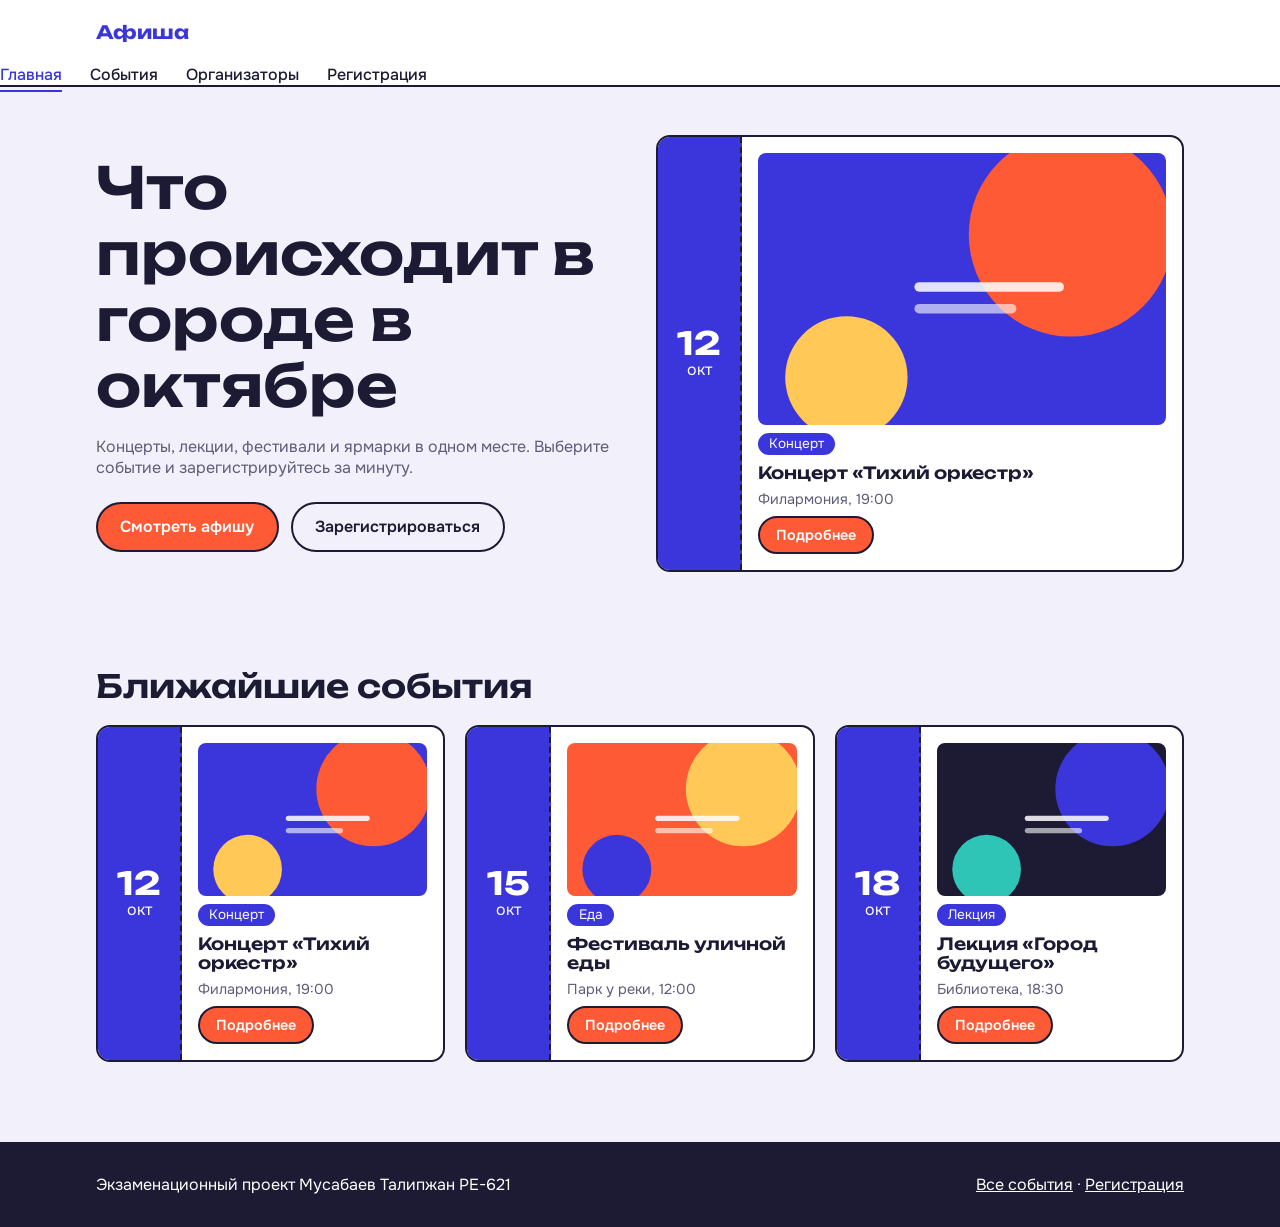
<file: index.html>
<!DOCTYPE html>
<html lang="ru">
<head>
<meta charset="UTF-8">
<meta name="viewport" content="width=device-width, initial-scale=1">
<title>Главная — Городская афиша</title>
<link rel="preconnect" href="https://fonts.googleapis.com">
<link href="https://fonts.googleapis.com/css2?family=Onest:wght@400;500;600&family=Unbounded:wght@500;700&display=swap&subset=cyrillic" rel="stylesheet">
<link rel="stylesheet" href="css/style.css">
</head>
<body>
<header class="header">
  <input type="checkbox" id="nav-toggle" class="nav-toggle" aria-label="Открыть меню">
  <div class="container header__row">
    <a class="logo" href="index.html">Афиша</a>
    <label for="nav-toggle" class="burger">Меню</label>
  </div>
  <nav class="nav" aria-label="Основная навигация"><ul class="nav__list"><li><a class="nav__link is-active" href="index.html">Главная</a></li><li><a class="nav__link" href="pages/events.html">События</a></li><li><a class="nav__link" href="pages/organizers.html">Организаторы</a></li><li><a class="nav__link" href="pages/register.html">Регистрация</a></li></ul></nav>
</header>
<main>
<section class="hero"><div class="container hero__grid">
  <div class="hero__text">
    <h1>Что происходит в городе в октябре</h1>
    <p>Концерты, лекции, фестивали и ярмарки в одном месте. Выберите событие и зарегистрируйтесь за минуту.</p>
    <div class="hero__actions"><a class="btn" href="pages/events.html">Смотреть афишу</a><a class="btn btn--ghost" href="pages/register.html">Зарегистрироваться</a></div>
  </div>
  <article class="ticket">
  <div class="ticket__date"><span class="ticket__day">12</span><span>окт</span></div>
  <div class="ticket__body">
    <img src="images/poster1.svg" alt="Афиша: Концерт «Тихий оркестр»" width="600" height="400">
    <span class="tag">Концерт</span>
    <h3>Концерт «Тихий оркестр»</h3>
    <p class="ticket__meta">Филармония, 19:00</p>
    <a class="btn" href="pages/event.html">Подробнее</a>
  </div>
</article>
</div></section>
<section class="section"><div class="container">
  <h2>Ближайшие события</h2>
  <div class="grid grid--cards"><article class="ticket">
  <div class="ticket__date"><span class="ticket__day">12</span><span>окт</span></div>
  <div class="ticket__body">
    <img src="images/poster1.svg" alt="Афиша: Концерт «Тихий оркестр»" width="600" height="400">
    <span class="tag">Концерт</span>
    <h3>Концерт «Тихий оркестр»</h3>
    <p class="ticket__meta">Филармония, 19:00</p>
    <a class="btn" href="pages/event.html">Подробнее</a>
  </div>
</article>
<article class="ticket">
  <div class="ticket__date"><span class="ticket__day">15</span><span>окт</span></div>
  <div class="ticket__body">
    <img src="images/poster3.svg" alt="Афиша: Фестиваль уличной еды" width="600" height="400">
    <span class="tag">Еда</span>
    <h3>Фестиваль уличной еды</h3>
    <p class="ticket__meta">Парк у реки, 12:00</p>
    <a class="btn" href="pages/event.html">Подробнее</a>
  </div>
</article>
<article class="ticket">
  <div class="ticket__date"><span class="ticket__day">18</span><span>окт</span></div>
  <div class="ticket__body">
    <img src="images/poster2.svg" alt="Афиша: Лекция «Город будущего»" width="600" height="400">
    <span class="tag">Лекция</span>
    <h3>Лекция «Город будущего»</h3>
    <p class="ticket__meta">Библиотека, 18:30</p>
    <a class="btn" href="pages/event.html">Подробнее</a>
  </div>
</article></div>
</div></section>
</main>
<footer class="footer">
  <div class="container footer__row">
    <p>Экзаменационный проект Мусабаев Талипжан PE-621</p>
    <p><a href="pages/events.html">Все события</a> · <a href="pages/register.html">Регистрация</a></p>
  </div>
</footer>
</body>
</html>
</file>
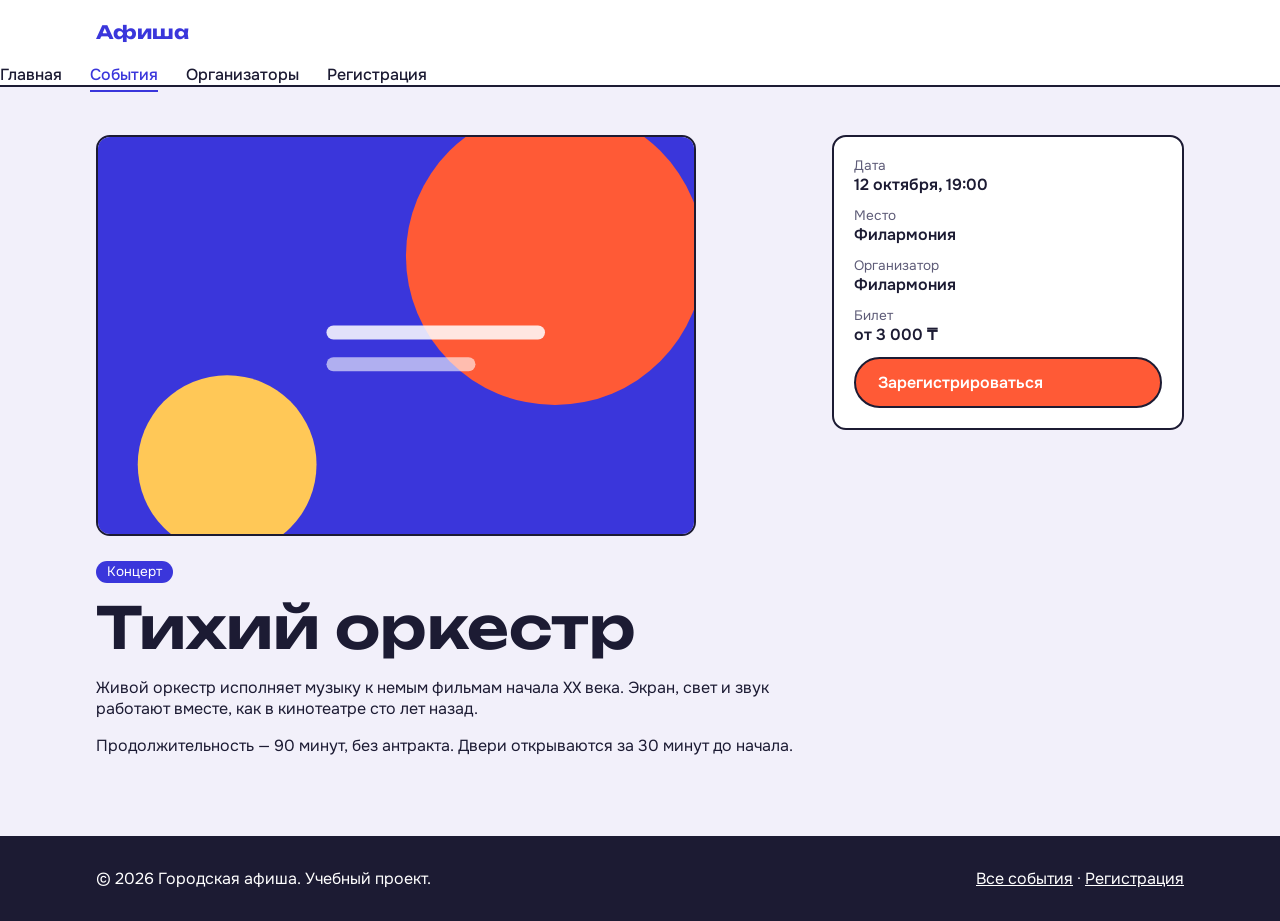
<file: pages/event.html>
<!DOCTYPE html>
<html lang="ru">
<head>
<meta charset="UTF-8">
<meta name="viewport" content="width=device-width, initial-scale=1">
<title>Концерт «Тихий оркестр» — Городская афиша</title>
<link rel="preconnect" href="https://fonts.googleapis.com">
<link href="https://fonts.googleapis.com/css2?family=Onest:wght@400;500;600&family=Unbounded:wght@500;700&display=swap&subset=cyrillic" rel="stylesheet">
<link rel="stylesheet" href="../css/style.css">
</head>
<body>
<header class="header">
  <input type="checkbox" id="nav-toggle" class="nav-toggle" aria-label="Открыть меню">
  <div class="container header__row">
    <a class="logo" href="../index.html">Афиша</a>
    <label for="nav-toggle" class="burger">Меню</label>
  </div>
  <nav class="nav" aria-label="Основная навигация"><ul class="nav__list"><li><a class="nav__link" href="../index.html">Главная</a></li><li><a class="nav__link is-active" href="../pages/events.html">События</a></li><li><a class="nav__link" href="../pages/organizers.html">Организаторы</a></li><li><a class="nav__link" href="../pages/register.html">Регистрация</a></li></ul></nav>
</header>
<main>
<section class="section"><div class="container event">
  <article class="event__main">
    <img src="../images/poster1.svg" alt="Афиша концерта «Тихий оркестр»" width="600" height="400">
    <span class="tag">Концерт</span>
    <h1 style="margin:.75rem 0 1rem">Тихий оркестр</h1>
    <p>Живой оркестр исполняет музыку к немым фильмам начала XX века. Экран, свет и звук работают вместе, как в кинотеатре сто лет назад.</p>
    <p>Продолжительность — 90 минут, без антракта. Двери открываются за 30 минут до начала.</p>
  </article>
  <aside class="info" aria-label="Информация о событии">
    <dl><dt>Дата</dt><dd>12 октября, 19:00</dd></dl>
    <dl><dt>Место</dt><dd>Филармония</dd></dl>
    <dl><dt>Организатор</dt><dd>Филармония</dd></dl>
    <dl><dt>Билет</dt><dd>от 3 000 ₸</dd></dl>
    <a class="btn" href="register.html">Зарегистрироваться</a>
  </aside>
</div></section>
</main>
<footer class="footer">
  <div class="container footer__row">
    <p>© 2026 Городская афиша. Учебный проект.</p>
    <p><a href="../pages/events.html">Все события</a> · <a href="../pages/register.html">Регистрация</a></p>
  </div>
</footer>
</body>
</html>
</file>
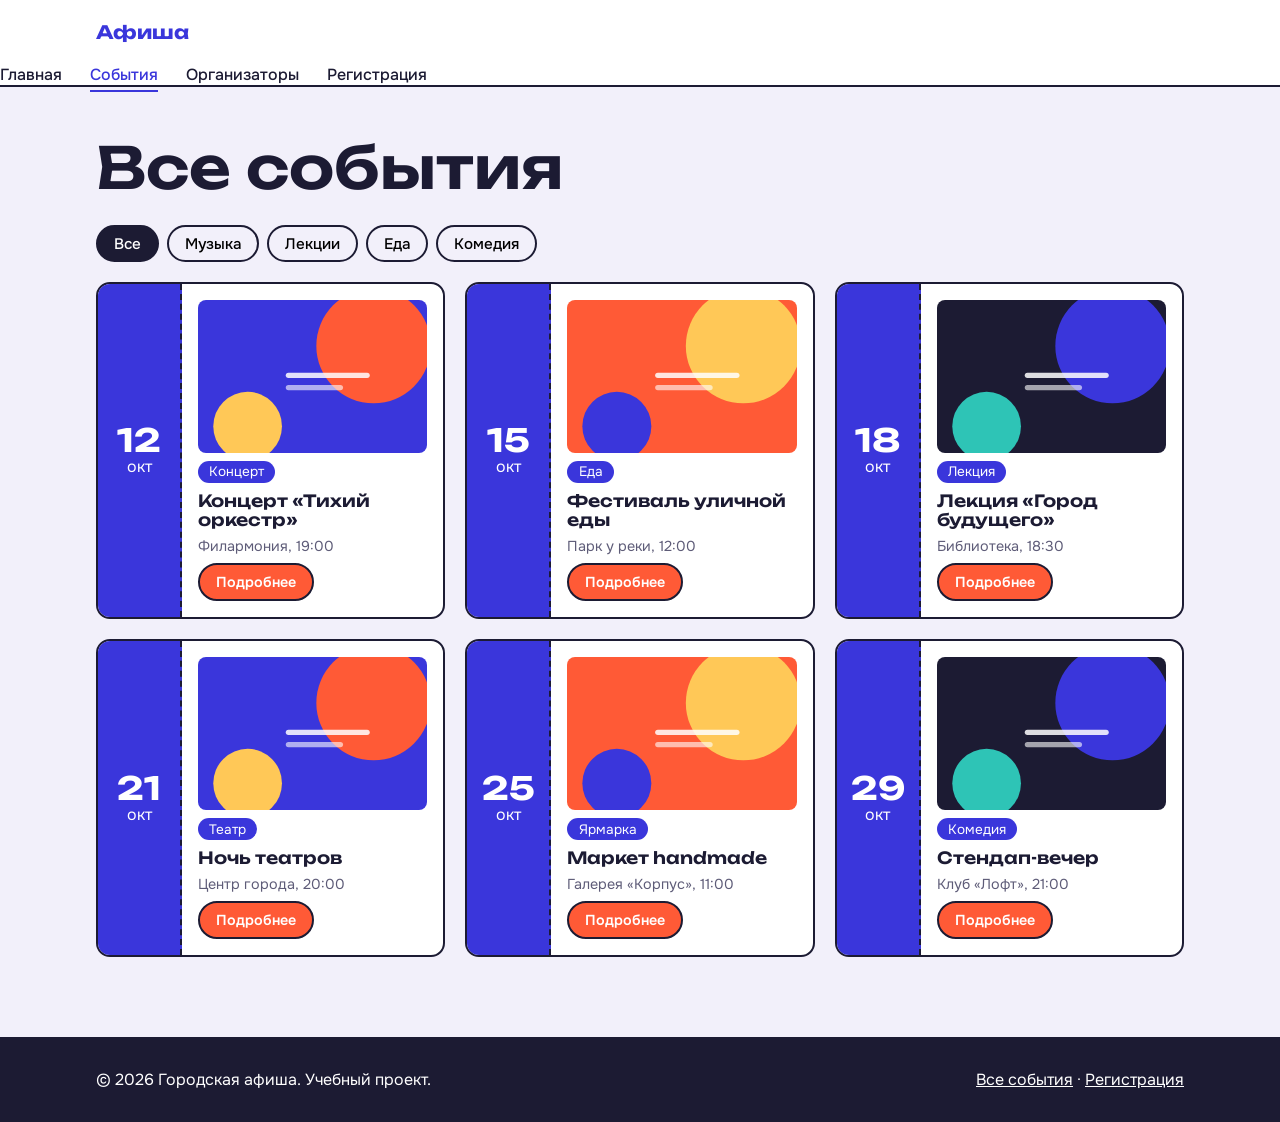
<file: pages/events.html>
<!DOCTYPE html>
<html lang="ru">
<head>
<meta charset="UTF-8">
<meta name="viewport" content="width=device-width, initial-scale=1">
<title>События — Городская афиша</title>
<link rel="preconnect" href="https://fonts.googleapis.com">
<link href="https://fonts.googleapis.com/css2?family=Onest:wght@400;500;600&family=Unbounded:wght@500;700&display=swap&subset=cyrillic" rel="stylesheet">
<link rel="stylesheet" href="../css/style.css">
</head>
<body>
<header class="header">
  <input type="checkbox" id="nav-toggle" class="nav-toggle" aria-label="Открыть меню">
  <div class="container header__row">
    <a class="logo" href="../index.html">Афиша</a>
    <label for="nav-toggle" class="burger">Меню</label>
  </div>
  <nav class="nav" aria-label="Основная навигация"><ul class="nav__list"><li><a class="nav__link" href="../index.html">Главная</a></li><li><a class="nav__link is-active" href="../pages/events.html">События</a></li><li><a class="nav__link" href="../pages/organizers.html">Организаторы</a></li><li><a class="nav__link" href="../pages/register.html">Регистрация</a></li></ul></nav>
</header>
<main>
<section class="section"><div class="container">
  <h1>Все события</h1>
  <div class="filters" role="group" aria-label="Категории" style="margin-top:1.5rem">
    <button class="chip is-active" type="button">Все</button><button class="chip" type="button">Музыка</button>
    <button class="chip" type="button">Лекции</button><button class="chip" type="button">Еда</button><button class="chip" type="button">Комедия</button>
  </div>
  <div class="grid grid--cards"><article class="ticket">
  <div class="ticket__date"><span class="ticket__day">12</span><span>окт</span></div>
  <div class="ticket__body">
    <img src="../images/poster1.svg" alt="Афиша: Концерт «Тихий оркестр»" width="600" height="400">
    <span class="tag">Концерт</span>
    <h3>Концерт «Тихий оркестр»</h3>
    <p class="ticket__meta">Филармония, 19:00</p>
    <a class="btn" href="../pages/event.html">Подробнее</a>
  </div>
</article>
<article class="ticket">
  <div class="ticket__date"><span class="ticket__day">15</span><span>окт</span></div>
  <div class="ticket__body">
    <img src="../images/poster3.svg" alt="Афиша: Фестиваль уличной еды" width="600" height="400">
    <span class="tag">Еда</span>
    <h3>Фестиваль уличной еды</h3>
    <p class="ticket__meta">Парк у реки, 12:00</p>
    <a class="btn" href="../pages/event.html">Подробнее</a>
  </div>
</article>
<article class="ticket">
  <div class="ticket__date"><span class="ticket__day">18</span><span>окт</span></div>
  <div class="ticket__body">
    <img src="../images/poster2.svg" alt="Афиша: Лекция «Город будущего»" width="600" height="400">
    <span class="tag">Лекция</span>
    <h3>Лекция «Город будущего»</h3>
    <p class="ticket__meta">Библиотека, 18:30</p>
    <a class="btn" href="../pages/event.html">Подробнее</a>
  </div>
</article>
<article class="ticket">
  <div class="ticket__date"><span class="ticket__day">21</span><span>окт</span></div>
  <div class="ticket__body">
    <img src="../images/poster1.svg" alt="Афиша: Ночь театров" width="600" height="400">
    <span class="tag">Театр</span>
    <h3>Ночь театров</h3>
    <p class="ticket__meta">Центр города, 20:00</p>
    <a class="btn" href="../pages/event.html">Подробнее</a>
  </div>
</article>
<article class="ticket">
  <div class="ticket__date"><span class="ticket__day">25</span><span>окт</span></div>
  <div class="ticket__body">
    <img src="../images/poster3.svg" alt="Афиша: Маркет handmade" width="600" height="400">
    <span class="tag">Ярмарка</span>
    <h3>Маркет handmade</h3>
    <p class="ticket__meta">Галерея «Корпус», 11:00</p>
    <a class="btn" href="../pages/event.html">Подробнее</a>
  </div>
</article>
<article class="ticket">
  <div class="ticket__date"><span class="ticket__day">29</span><span>окт</span></div>
  <div class="ticket__body">
    <img src="../images/poster2.svg" alt="Афиша: Стендап-вечер" width="600" height="400">
    <span class="tag">Комедия</span>
    <h3>Стендап-вечер</h3>
    <p class="ticket__meta">Клуб «Лофт», 21:00</p>
    <a class="btn" href="../pages/event.html">Подробнее</a>
  </div>
</article></div>
</div></section>
</main>
<footer class="footer">
  <div class="container footer__row">
    <p>© 2026 Городская афиша. Учебный проект.</p>
    <p><a href="../pages/events.html">Все события</a> · <a href="../pages/register.html">Регистрация</a></p>
  </div>
</footer>
</body>
</html>
</file>
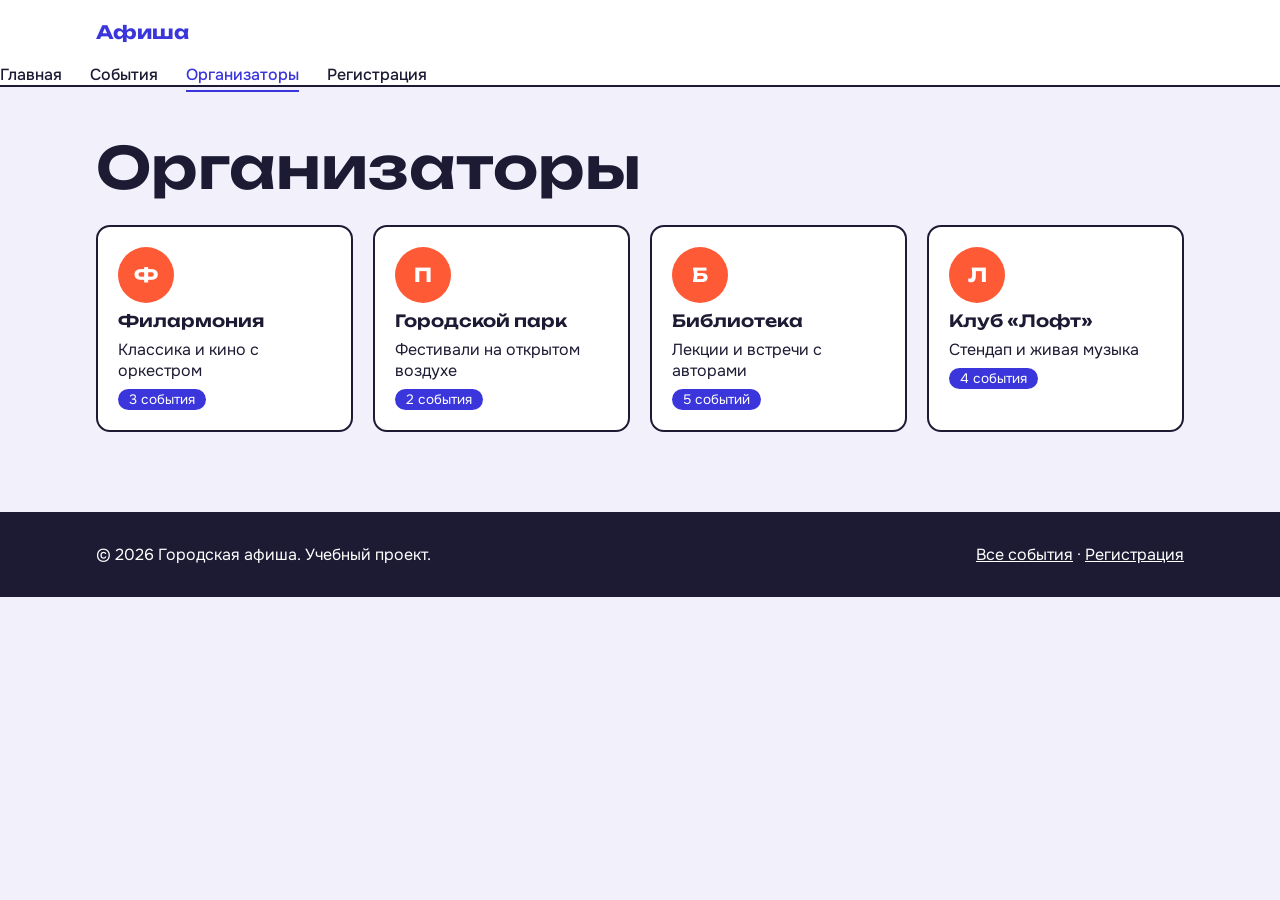
<file: pages/organizers.html>
<!DOCTYPE html>
<html lang="ru">
<head>
<meta charset="UTF-8">
<meta name="viewport" content="width=device-width, initial-scale=1">
<title>Организаторы — Городская афиша</title>
<link rel="preconnect" href="https://fonts.googleapis.com">
<link href="https://fonts.googleapis.com/css2?family=Onest:wght@400;500;600&family=Unbounded:wght@500;700&display=swap&subset=cyrillic" rel="stylesheet">
<link rel="stylesheet" href="../css/style.css">
</head>
<body>
<header class="header">
  <input type="checkbox" id="nav-toggle" class="nav-toggle" aria-label="Открыть меню">
  <div class="container header__row">
    <a class="logo" href="../index.html">Афиша</a>
    <label for="nav-toggle" class="burger">Меню</label>
  </div>
  <nav class="nav" aria-label="Основная навигация"><ul class="nav__list"><li><a class="nav__link" href="../index.html">Главная</a></li><li><a class="nav__link" href="../pages/events.html">События</a></li><li><a class="nav__link is-active" href="../pages/organizers.html">Организаторы</a></li><li><a class="nav__link" href="../pages/register.html">Регистрация</a></li></ul></nav>
</header>
<main>
<section class="section"><div class="container">
  <h1 style="margin-bottom:1.5rem">Организаторы</h1>
  <div class="grid grid--orgs"><article class="org"><div class="org__avatar" aria-hidden="true">Ф</div><h3>Филармония</h3><p>Классика и кино с оркестром</p><span class="tag">3 события</span></article>
<article class="org"><div class="org__avatar" aria-hidden="true">П</div><h3>Городской парк</h3><p>Фестивали на открытом воздухе</p><span class="tag">2 события</span></article>
<article class="org"><div class="org__avatar" aria-hidden="true">Б</div><h3>Библиотека</h3><p>Лекции и встречи с авторами</p><span class="tag">5 событий</span></article>
<article class="org"><div class="org__avatar" aria-hidden="true">Л</div><h3>Клуб «Лофт»</h3><p>Стендап и живая музыка</p><span class="tag">4 события</span></article></div>
</div></section>
</main>
<footer class="footer">
  <div class="container footer__row">
    <p>© 2026 Городская афиша. Учебный проект.</p>
    <p><a href="../pages/events.html">Все события</a> · <a href="../pages/register.html">Регистрация</a></p>
  </div>
</footer>
</body>
</html>
</file>
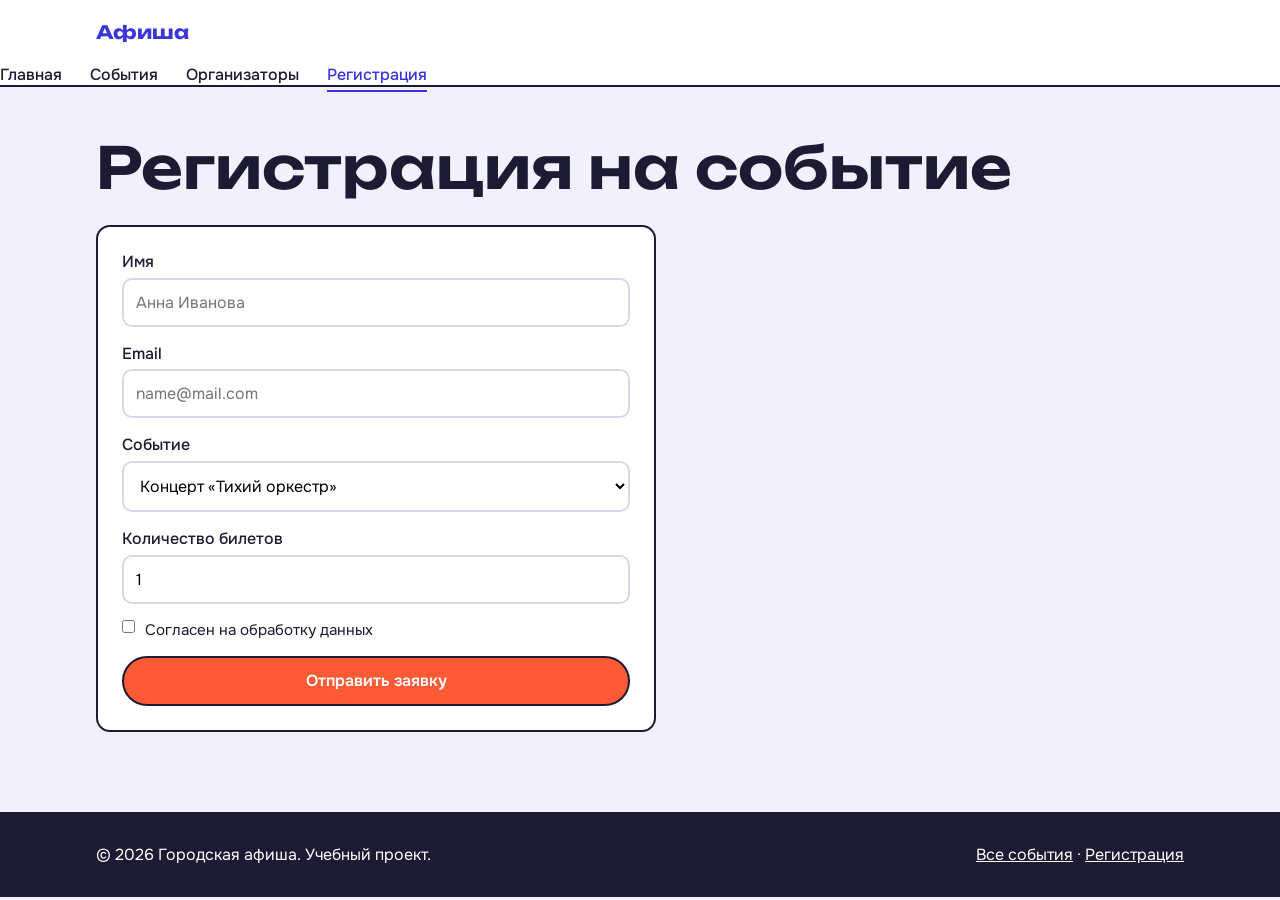
<file: pages/register.html>
<!DOCTYPE html>
<html lang="ru">
<head>
<meta charset="UTF-8">
<meta name="viewport" content="width=device-width, initial-scale=1">
<title>Регистрация — Городская афиша</title>
<link rel="preconnect" href="https://fonts.googleapis.com">
<link href="https://fonts.googleapis.com/css2?family=Onest:wght@400;500;600&family=Unbounded:wght@500;700&display=swap&subset=cyrillic" rel="stylesheet">
<link rel="stylesheet" href="../css/style.css">
</head>
<body>
<header class="header">
  <input type="checkbox" id="nav-toggle" class="nav-toggle" aria-label="Открыть меню">
  <div class="container header__row">
    <a class="logo" href="../index.html">Афиша</a>
    <label for="nav-toggle" class="burger">Меню</label>
  </div>
  <nav class="nav" aria-label="Основная навигация"><ul class="nav__list"><li><a class="nav__link" href="../index.html">Главная</a></li><li><a class="nav__link" href="../pages/events.html">События</a></li><li><a class="nav__link" href="../pages/organizers.html">Организаторы</a></li><li><a class="nav__link is-active" href="../pages/register.html">Регистрация</a></li></ul></nav>
</header>
<main>
<section class="section"><div class="container">
  <h1 style="margin-bottom:1.5rem">Регистрация на событие</h1>
  <form class="form" action="#" method="post">
    <label class="field">Имя<input type="text" name="name" placeholder="Анна Иванова" required></label>
    <label class="field">Email<input type="email" name="email" placeholder="name@mail.com" required></label>
    <label class="field">Событие<select name="event"><option>Концерт «Тихий оркестр»</option><option>Фестиваль уличной еды</option><option>Лекция «Город будущего»</option><option>Ночь театров</option><option>Маркет handmade</option><option>Стендап-вечер</option></select></label>
    <label class="field">Количество билетов<input type="number" name="count" min="1" max="10" value="1"></label>
    <label class="check"><input type="checkbox" required> Согласен на обработку данных</label>
    <button class="btn" type="submit">Отправить заявку</button>
  </form>
</div></section>
</main>
<footer class="footer">
  <div class="container footer__row">
    <p>© 2026 Городская афиша. Учебный проект.</p>
    <p><a href="../pages/events.html">Все события</a> · <a href="../pages/register.html">Регистрация</a></p>
  </div>
</footer>
</body>
</html>
</file>
<file: css/style.css>
/* ===== Переменные: цвета, шрифты, отступы ===== */
:root{
  --bg:#F2F0FA; --ink:#1C1B33; --muted:#5E5C78; --primary:#3A36DB; --accent:#FF5A36; --card:#fff; --line:#D9D6EC;
  --font-head:"Unbounded","Arial Black",sans-serif; --font-body:"Onest","Segoe UI",Arial,sans-serif;
  --gap:1.25rem; --radius:14px;
}
*{
  box-sizing:border-box;
  margin:0;
  padding:0
}
body{
  font-family:var(--font-body);
  background:var(--bg);
  color:var(--ink);
  ine-height:1.55;
  font-size:1rem
}
img{
  max-width:100%;
  height:auto;
  display:block
}
a{
  color:inherit
}
h1,h2,h3{
  font-family:var(--font-head);
  line-height:1.15;
  font-weight:600
}
h1{
  font-size:clamp(1.9rem,6vw,3.6rem)
} 
h2{
  font-size:clamp(1.4rem,4vw,2rem);
  margin-bottom:var(--gap)
} 
h3{
  font-size:1.05rem
}
p{max-width:65ch}

/* ===== Общие компоненты ===== */
.container{
  width:100%;max-width:1120px;margin:0 auto;padding:0 1rem
}
.section{
  padding:3rem 0
}
.btn{
  display:inline-block;
  padding:.8rem 1.4rem;
  border:2px solid var(--ink);
  border-radius:999px;
  background:var(--accent);
  color:#fff;
  font:600 1rem var(--font-body);
  text-decoration:none;
  cursor:pointer;
  transition:transform .2s,box-shadow .2s,background .2s
}
.btn:hover{transform:translateY(-2px);box-shadow:0 4px 0 var(--ink)}
.btn:active{transform:translateY(1px);box-shadow:none}
.btn--ghost{background:transparent;color:var(--ink)}
.btn--ghost:hover{background:var(--ink);color:#fff}
:focus-visible{outline:3px solid var(--primary);outline-offset:3px}
.tag{display:inline-block;align-self:flex-start;padding:.15rem .7rem;border-radius:999px;background:var(--primary);color:#fff;font-size:.85rem}

/* ===== Шапка и навигация (flex) ===== */
.header{background:var(--card);border-bottom:2px solid var(--ink);position:sticky;top:0;z-index:10}
.header__row{display:flex;justify-content:space-between;align-items:center;min-height:64px}
.logo{font:700 1.15rem var(--font-head);text-decoration:none;color:var(--primary)}
.nav{display:none;position:absolute;top:100%;left:0;right:0;background:var(--card);border-bottom:2px solid var(--ink);padding:1rem}
.nav__list{list-style:none;display:flex;flex-direction:column;gap:.75rem}
.nav__link{text-decoration:none;font-weight:500;padding:.3rem 0;border-bottom:2px solid transparent;transition:border-color .2s,color .2s}
.nav__link:hover,.nav__link.is-active{color:var(--primary);border-color:var(--primary)}
.burger{display:inline-block;padding:.5rem .8rem;border:2px solid var(--ink);border-radius:8px;cursor:pointer;font-weight:600}
.nav-toggle{position:absolute;opacity:0}
.nav-toggle:checked ~ .nav{display:block}
.nav-toggle:focus-visible ~ .header__row .burger{outline:3px solid var(--primary)}

/* ===== Hero (grid) ===== */
.hero{padding:3rem 0}
.hero__grid{display:grid;grid-template-columns:1fr;gap:2rem;align-items:center}
.hero__text p{margin:1rem 0 1.5rem;color:var(--muted)}
.hero__actions{display:flex;flex-wrap:wrap;gap:.75rem}
.hero .ticket{animation:pop .6s ease-out both}
@keyframes pop{from{opacity:0;transform:translateY(24px) rotate(-2deg)}to{opacity:1;transform:none}}

/* ===== Карточка-билет ===== */
.grid{display:grid;grid-template-columns:1fr;gap:var(--gap)}
.ticket{display:flex;background:var(--card);border:2px solid var(--ink);border-radius:var(--radius);overflow:hidden;transition:transform .2s,box-shadow .2s}
.ticket:hover{transform:translateY(-4px);box-shadow:6px 6px 0 var(--ink)}
.ticket__date{flex:0 0 84px;display:flex;flex-direction:column;justify-content:center;align-items:center;background:var(--primary);color:#fff;
  border-right:2px dashed var(--ink);padding:1rem .5rem;text-align:center}
.ticket__day{font:700 2rem var(--font-head);line-height:1}
.ticket__body{padding:1rem;display:flex;flex-direction:column;gap:.5rem;flex:1;min-width:0}
.ticket__body img{border-radius:8px}
.ticket__meta{color:var(--muted);font-size:.9rem}
.ticket__body .btn{align-self:flex-start;padding:.5rem 1rem;font-size:.9rem}

/* ===== Фильтры ===== */
.filters{display:flex;flex-wrap:wrap;gap:.5rem;margin-bottom:var(--gap)}
.chip{padding:.4rem 1rem;border:2px solid var(--ink);border-radius:999px;background:transparent;font:500 .95rem var(--font-body);cursor:pointer;transition:background .2s,color .2s}
.chip:hover,.chip.is-active{background:var(--ink);color:#fff}

/* ===== Страница события (grid + aside) ===== */
.event{display:grid;grid-template-columns:1fr;gap:2rem}
.event__main p+p{margin-top:1rem}
.event__main img{border-radius:var(--radius);border:2px solid var(--ink);margin-bottom:1.5rem}
.info{background:var(--card);border:2px solid var(--ink);border-radius:var(--radius);padding:1.25rem;display:flex;flex-direction:column;gap:.75rem;align-self:start}
.info dt{color:var(--muted);font-size:.85rem} .info dd{font-weight:600}

/* ===== Форма ===== */
.form{background:var(--card);border:2px solid var(--ink);border-radius:var(--radius);padding:1.5rem;display:flex;flex-direction:column;gap:1rem;max-width:560px}
.field{display:flex;flex-direction:column;gap:.35rem;font-weight:500}
.field input,.field select{padding:.75rem;border:2px solid var(--line);border-radius:10px;font:1rem var(--font-body);background:#fff;transition:border-color .2s,box-shadow .2s}
.field input:hover,.field select:hover{border-color:var(--muted)}
.field input:focus,.field select:focus{outline:none;border-color:var(--primary);box-shadow:0 0 0 4px rgba(58,54,219,.2)}
.check{display:flex;gap:.6rem;align-items:flex-start;font-size:.95rem}

/* ===== Организаторы ===== */
.org{background:var(--card);border:2px solid var(--ink);border-radius:var(--radius);padding:1.25rem;display:flex;flex-direction:column;gap:.5rem;transition:transform .2s}
.org:hover{transform:translateY(-4px)}
.org__avatar{width:56px;height:56px;border-radius:50%;background:var(--accent);color:#fff;display:flex;align-items:center;justify-content:center;font:700 1.2rem var(--font-head)}

/* ===== Подвал ===== */
.footer{background:var(--ink);color:#fff;padding:2rem 0;margin-top:2rem}
.footer__row{display:flex;flex-direction:column;gap:1rem}

/* ===== Адаптивность: tablet ≥768px ===== */
@media (min-width:768px){
  .grid--cards,.grid--orgs{grid-template-columns:repeat(2,1fr)}
  .hero__grid{grid-template-columns:1fr 1fr}
  .footer__row{flex-direction:row;justify-content:space-between}
  .event{grid-template-columns:2fr 1fr}
}
/* ===== Адаптивность: desktop ≥1024px ===== */
@media (min-width:1024px){
  .burger{display:none}
  .nav{display:block;position:static;border:0;padding:0;background:none}
  .nav__list{flex-direction:row;gap:1.75rem}
  .grid--cards{grid-template-columns:repeat(3,1fr)}
  .grid--orgs{grid-template-columns:repeat(4,1fr)}
}
@media (prefers-reduced-motion:reduce){*{animation:none!important;transition:none!important}}
</file>
